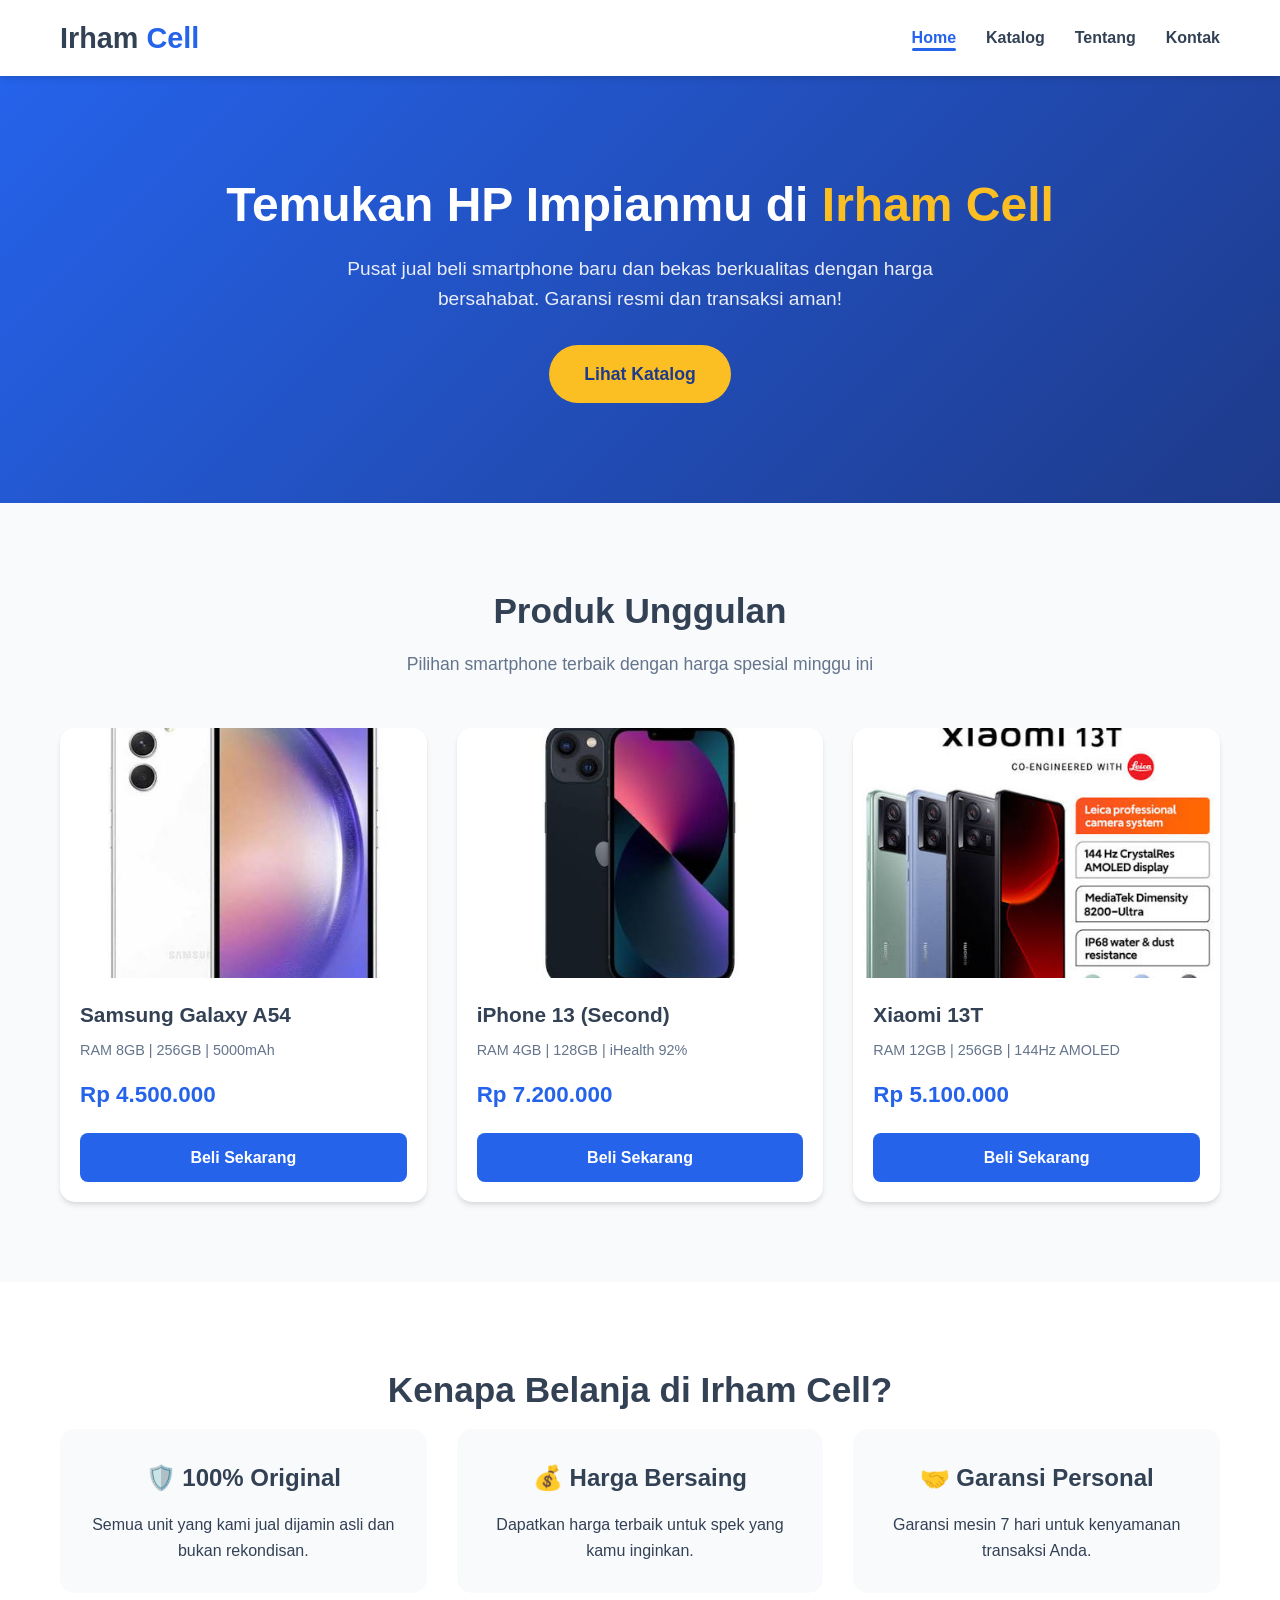
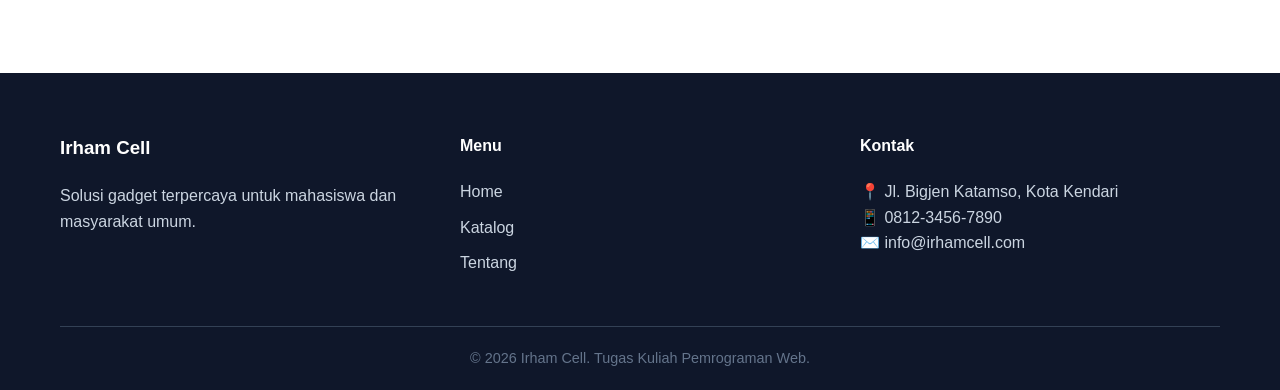
<file: index.html>
<!DOCTYPE html>
<html lang="id">
<head>
    <meta charset="UTF-8">
    <meta name="viewport" content="width=device-width, initial-scale=1.0">
    <title>Irham Cell - Pusat HP Baru & Bekas Berkualitas</title>
    
    <!-- Menghubungkan file CSS -->
    <link rel="stylesheet" href="css/style.css">
</head>
<body>

    <!-- ==================== HEADER & NAVIGASI ==================== -->
    <header class="navbar">
        <div class="container">
            <div class="logo">
                <h2>Irham <span>Cell</span></h2>
            </div>
            
            <!-- Tombol Hamburger untuk tampilan HP (akan diaktifkan dengan JS nanti) -->
            <button class="menu-toggle" id="menu-toggle">
                &#9776; <!-- Simbol garis tiga (hamburger icon) -->
            </button>

            <nav class="nav-menu" id="nav-menu">
                <ul>
                    <li><a href="index.html" class="active">Home</a></li>
                    <li><a href="katalog.html">Katalog</a></li>
                    <li><a href="tentang.html">Tentang</a></li>
                    <li><a href="kontak.html">Kontak</a></li>
                </ul>
            </nav>
        </div>
    </header>

    <!-- ==================== HERO SECTION (BANNER UTAMA) ==================== -->
    <main>
        <section class="hero">
            <div class="hero-content">
                <h1>Temukan HP Impianmu di <span>Irham Cell</span></h1>
                <p>Pusat jual beli smartphone baru dan bekas berkualitas dengan harga bersahabat. Garansi resmi dan transaksi aman!</p>
                <a href="katalog.html" class="btn-primary">Lihat Katalog</a>
            </div>
        </section>

        <!-- ==================== PRODUK UNGGULAN ==================== -->
        <section class="produk-unggulan">
            <div class="container">
                <h2 class="section-title">Produk Unggulan</h2>
                <p class="section-subtitle">Pilihan smartphone terbaik dengan harga spesial minggu ini</p>
                
                <div class="grid-produk">
                    <!-- Produk 1 -->
                    <div class="kartu-produk">
                        <img src="images/samsung-a54.jpeg" alt="Samsung Galaxy A54">
                        <div class="info-produk">
                            <h3>Samsung Galaxy A54</h3>
                            <p class="spek">RAM 8GB | 256GB | 5000mAh</p>
                            <p class="harga">Rp 4.500.000</p>
                            <a href="kontak.html" class="btn-beli">Beli Sekarang</a>
                        </div>
                    </div>

                    <!-- Produk 2 -->
                    <div class="kartu-produk">
                        <img src="images/iphone-13.jpeg" alt="iPhone 13 Second">
                        <div class="info-produk">
                            <h3>iPhone 13 (Second)</h3>
                            <p class="spek">RAM 4GB | 128GB | iHealth 92%</p>
                            <p class="harga">Rp 7.200.000</p>
                            <a href="kontak.html" class="btn-beli">Beli Sekarang</a>
                        </div>
                    </div>

                    <!-- Produk 3 -->
                    <div class="kartu-produk">
                        <img src="images/xiaomi-13t.jpeg" alt="Xiaomi 13T">
                        <div class="info-produk">
                            <h3>Xiaomi 13T</h3>
                            <p class="spek">RAM 12GB | 256GB | 144Hz AMOLED</p>
                            <p class="harga">Rp 5.100.000</p>
                            <a href="kontak.html" class="btn-beli">Beli Sekarang</a>
                        </div>
                    </div>
                </div>
            </div>
        </section>

        <!-- ==================== KENAPA PILIH KAMI ==================== -->
        <section class="kenapa-kami">
            <div class="container">
                <h2 class="section-title">Kenapa Belanja di Irham Cell?</h2>
                <div class="grid-keunggulan">
                    <div class="item-keunggulan">
                        <h3>🛡️ 100% Original</h3>
                        <p>Semua unit yang kami jual dijamin asli dan bukan rekondisan.</p>
                    </div>
                    <div class="item-keunggulan">
                        <h3>💰 Harga Bersaing</h3>
                        <p>Dapatkan harga terbaik untuk spek yang kamu inginkan.</p>
                    </div>
                    <div class="item-keunggulan">
                        <h3>🤝 Garansi Personal</h3>
                        <p>Garansi mesin 7 hari untuk kenyamanan transaksi Anda.</p>
                    </div>
                </div>
            </div>
        </section>
    </main>

    <!-- ==================== FOOTER ==================== -->
    <footer class="footer">
        <div class="container">
            <div class="footer-grid">
                <div class="footer-kolom">
                    <h3>Irham Cell</h3>
                    <p>Solusi gadget terpercaya untuk mahasiswa dan masyarakat umum.</p>
                </div>
                <div class="footer-kolom">
                    <h4>Menu</h4>
                    <ul>
                        <li><a href="index.html">Home</a></li>
                        <li><a href="katalog.html">Katalog</a></li>
                        <li><a href="tentang.html">Tentang</a></li>
                    </ul>
                </div>
                <div class="footer-kolom">
                    <h4>Kontak</h4>
                    <p>📍 Jl. Bigjen Katamso, Kota Kendari</p>
                    <p>📱 0812-3456-7890</p>
                    <p>✉️ info@irhamcell.com</p>
                </div>
            </div>
            <div class="copyright">
                <p>&copy; 2026 Irham Cell. Tugas Kuliah Pemrograman Web.</p>
            </div>
        </div>
    </footer>

    <!-- Menghubungkan file JavaScript (ditaruh di paling bawah agar loading lebih cepat) -->
    <script src="js/script.js"></script>

</body>
</html>
</file>
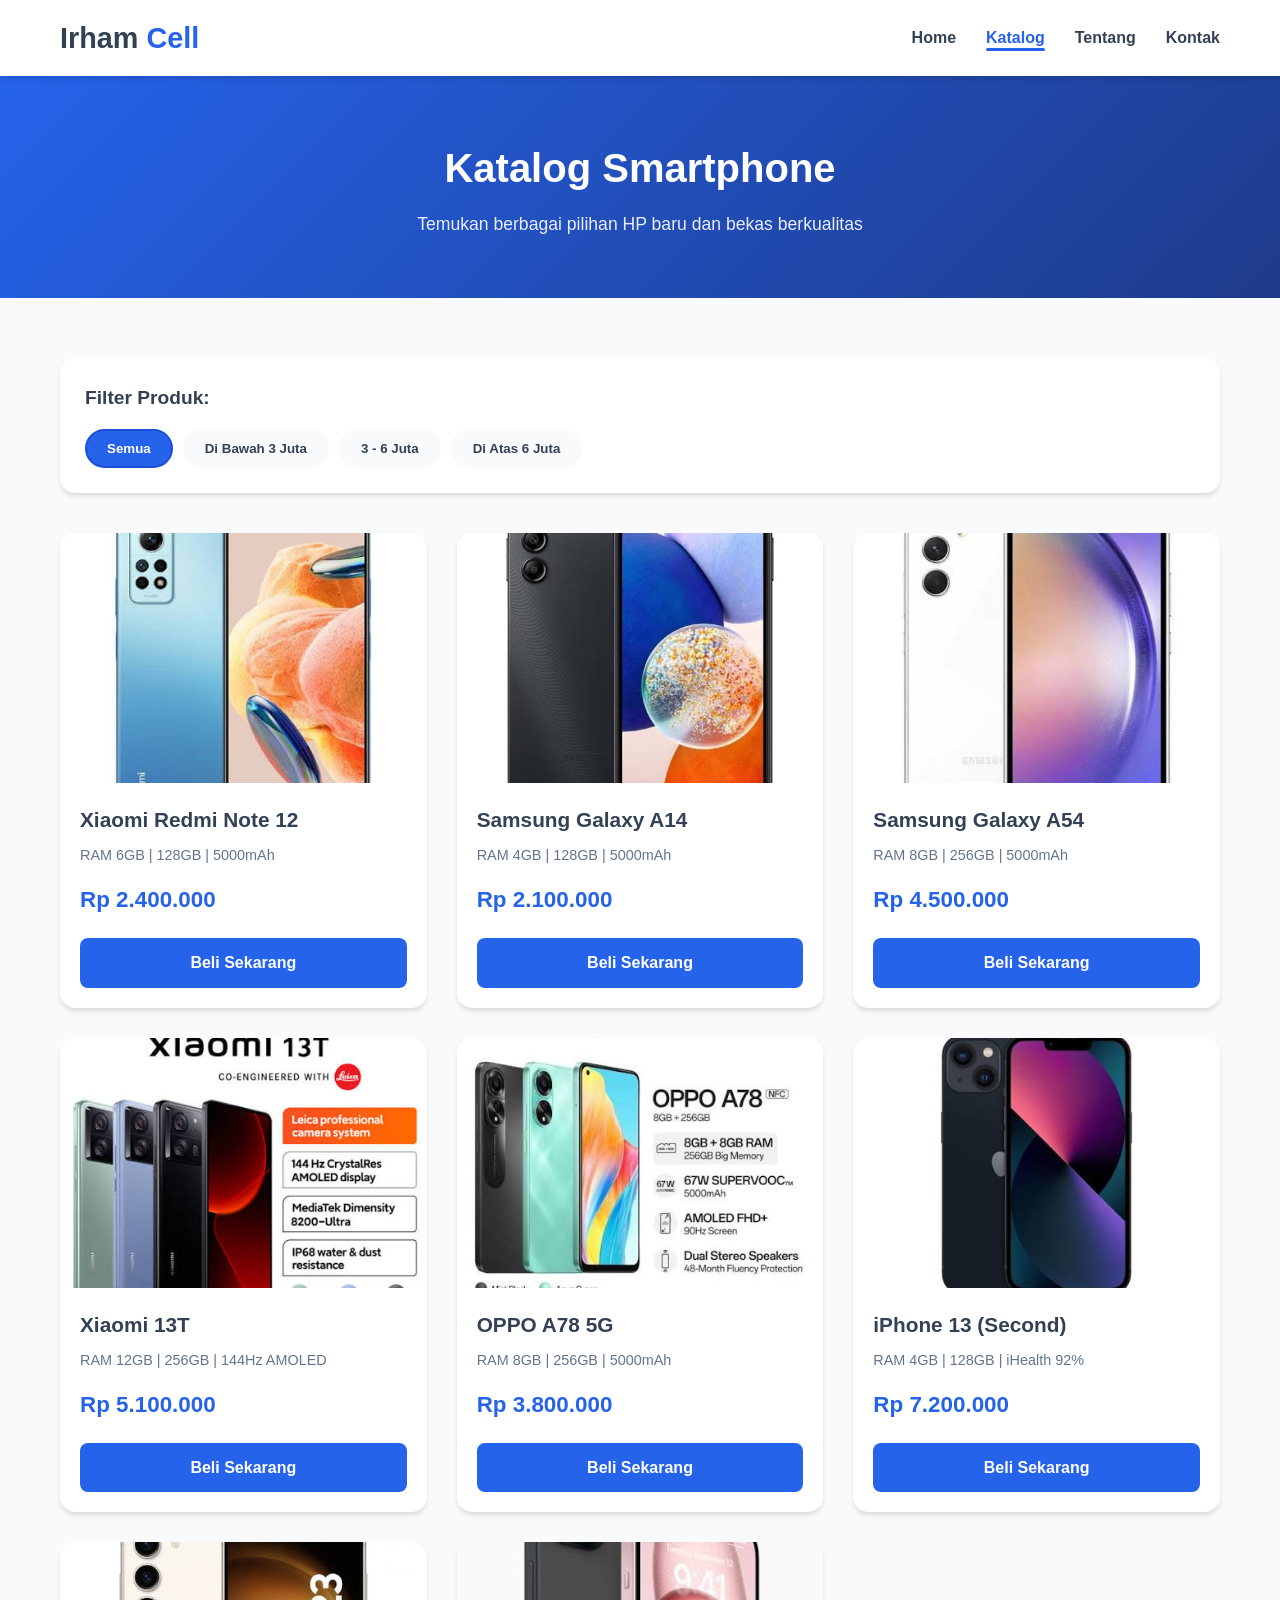
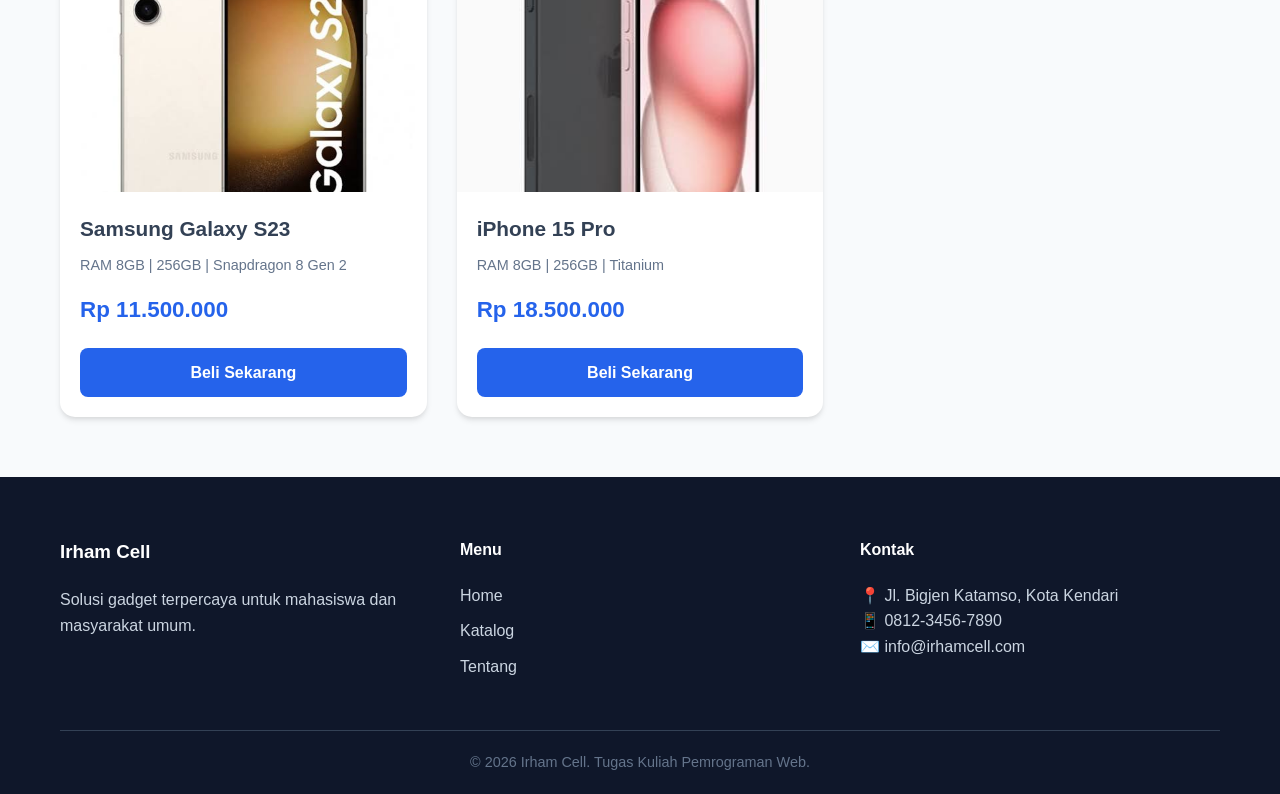
<file: katalog.html>
<!DOCTYPE html>
<html lang="id">
<head>
    <meta charset="UTF-8">
    <meta name="viewport" content="width=device-width, initial-scale=1.0">
    <title>Katalog HP - Irham Cell</title>
    <link rel="stylesheet" href="css/style.css">
</head>
<body>

    <!-- ==================== HEADER & NAVIGASI ==================== -->
    <header class="navbar">
        <div class="container">
            <div class="logo">
                <h2>Irham <span>Cell</span></h2>
            </div>
            
            <button class="menu-toggle" id="menu-toggle">
                &#9776;
            </button>

            <nav class="nav-menu" id="nav-menu">
                <ul>
                    <li><a href="index.html">Home</a></li>
                    <li><a href="katalog.html" class="active">Katalog</a></li>
                    <li><a href="tentang.html">Tentang</a></li>
                    <li><a href="kontak.html">Kontak</a></li>
                </ul>
            </nav>
        </div>
    </header>

    <!-- ==================== HERO SECTION KECIL ==================== -->
    <section class="hero-kecil">
        <div class="container">
            <h1>Katalog Smartphone</h1>
            <p>Temukan berbagai pilihan HP baru dan bekas berkualitas</p>
        </div>
    </section>

    <!-- ==================== FILTER & KATALOG ==================== -->
    <main>
        <section class="katalog-section">
            <div class="container">
                
                <!-- Filter Bar -->
                <div class="filter-bar">
                    <h3>Filter Produk:</h3>
                    <div class="filter-options">
                        <button class="filter-btn active" data-filter="semua">Semua</button>
                        <button class="filter-btn" data-filter="murah">Di Bawah 3 Juta</button>
                        <button class="filter-btn" data-filter="menengah">3 - 6 Juta</button>
                        <button class="filter-btn" data-filter="flagship">Di Atas 6 Juta</button>
                    </div>
                </div>

                <!-- Grid Produk -->
                <div class="grid-produk" id="grid-produk">
                    
                    <!-- Produk 1 -->
                    <div class="kartu-produk" data-kategori="murah">
                        <img src="images/xiaomi-redmi.jpeg" alt="Xiaomi Redmi Note 12">
                        <div class="info-produk">
                            <h3>Xiaomi Redmi Note 12</h3>
                            <p class="spek">RAM 6GB | 128GB | 5000mAh</p>
                            <p class="harga">Rp 2.400.000</p>
                            <a href="kontak.html" class="btn-beli">Beli Sekarang</a>
                        </div>
                    </div>

                    <!-- Produk 2 -->
                    <div class="kartu-produk" data-kategori="murah">
                        <img src="images/samsung-a14.jpeg" alt="Samsung Galaxy A14">
                        <div class="info-produk">
                            <h3>Samsung Galaxy A14</h3>
                            <p class="spek">RAM 4GB | 128GB | 5000mAh</p>
                            <p class="harga">Rp 2.100.000</p>
                            <a href="kontak.html" class="btn-beli">Beli Sekarang</a>
                        </div>
                    </div>

                    <!-- Produk 3 -->
                    <div class="kartu-produk" data-kategori="menengah">
                        <img src="images/samsung-a54.jpeg" alt="Samsung Galaxy A54">
                        <div class="info-produk">
                            <h3>Samsung Galaxy A54</h3>
                            <p class="spek">RAM 8GB | 256GB | 5000mAh</p>
                            <p class="harga">Rp 4.500.000</p>
                            <a href="kontak.html" class="btn-beli">Beli Sekarang</a>
                        </div>
                    </div>

                    <!-- Produk 4 -->
                    <div class="kartu-produk" data-kategori="menengah">
                        <img src="images/xiaomi-13t.jpeg" alt="Xiaomi 13T">
                        <div class="info-produk">
                            <h3>Xiaomi 13T</h3>
                            <p class="spek">RAM 12GB | 256GB | 144Hz AMOLED</p>
                            <p class="harga">Rp 5.100.000</p>
                            <a href="kontak.html" class="btn-beli">Beli Sekarang</a>
                        </div>
                    </div>

                    <!-- Produk 5 -->
                    <div class="kartu-produk" data-kategori="menengah">
                        <img src="images/oppo-a78.jpeg" alt="OPPO A78">
                        <div class="info-produk">
                            <h3>OPPO A78 5G</h3>
                            <p class="spek">RAM 8GB | 256GB | 5000mAh</p>
                            <p class="harga">Rp 3.800.000</p>
                            <a href="kontak.html" class="btn-beli">Beli Sekarang</a>
                        </div>
                    </div>

                    <!-- Produk 6 -->
                    <div class="kartu-produk" data-kategori="flagship">
                        <img src="images/iphone-13.jpeg" alt="iPhone 13 Second">
                        <div class="info-produk">
                            <h3>iPhone 13 (Second)</h3>
                            <p class="spek">RAM 4GB | 128GB | iHealth 92%</p>
                            <p class="harga">Rp 7.200.000</p>
                            <a href="kontak.html" class="btn-beli">Beli Sekarang</a>
                        </div>
                    </div>

                    <!-- Produk 7 -->
                    <div class="kartu-produk" data-kategori="flagship">
                        <img src="images/samsung-s23.jpeg" alt="Samsung Galaxy S23">
                        <div class="info-produk">
                            <h3>Samsung Galaxy S23</h3>
                            <p class="spek">RAM 8GB | 256GB | Snapdragon 8 Gen 2</p>
                            <p class="harga">Rp 11.500.000</p>
                            <a href="kontak.html" class="btn-beli">Beli Sekarang</a>
                        </div>
                    </div>

                    <!-- Produk 8 -->
                    <div class="kartu-produk" data-kategori="flagship">
                        <img src="images/iphone-15.jpeg" alt="iPhone 15 Pro">
                        <div class="info-produk">
                            <h3>iPhone 15 Pro</h3>
                            <p class="spek">RAM 8GB | 256GB | Titanium</p>
                            <p class="harga">Rp 18.500.000</p>
                            <a href="kontak.html" class="btn-beli">Beli Sekarang</a>
                        </div>
                    </div>

                </div>
            </div>
        </section>
    </main>

    <!-- ==================== FOOTER ==================== -->
    <footer class="footer">
        <div class="container">
            <div class="footer-grid">
                <div class="footer-kolom">
                    <h3>Irham Cell</h3>
                    <p>Solusi gadget terpercaya untuk mahasiswa dan masyarakat umum.</p>
                </div>
                <div class="footer-kolom">
                    <h4>Menu</h4>
                    <ul>
                        <li><a href="index.html">Home</a></li>
                        <li><a href="katalog.html">Katalog</a></li>
                        <li><a href="tentang.html">Tentang</a></li>
                    </ul>
                </div>
                <div class="footer-kolom">
                    <h4>Kontak</h4>
                    <p>📍 Jl. Bigjen Katamso, Kota Kendari</p>
                    <p>📱 0812-3456-7890</p>
                    <p>✉️ info@irhamcell.com</p>
                </div>
            </div>
            <div class="copyright">
                <p>&copy; 2026 Irham Cell. Tugas Kuliah Pemrograman Web.</p>
            </div>
        </div>
    </footer>

    <script src="js/script.js"></script>

</body>
</html>
</file>
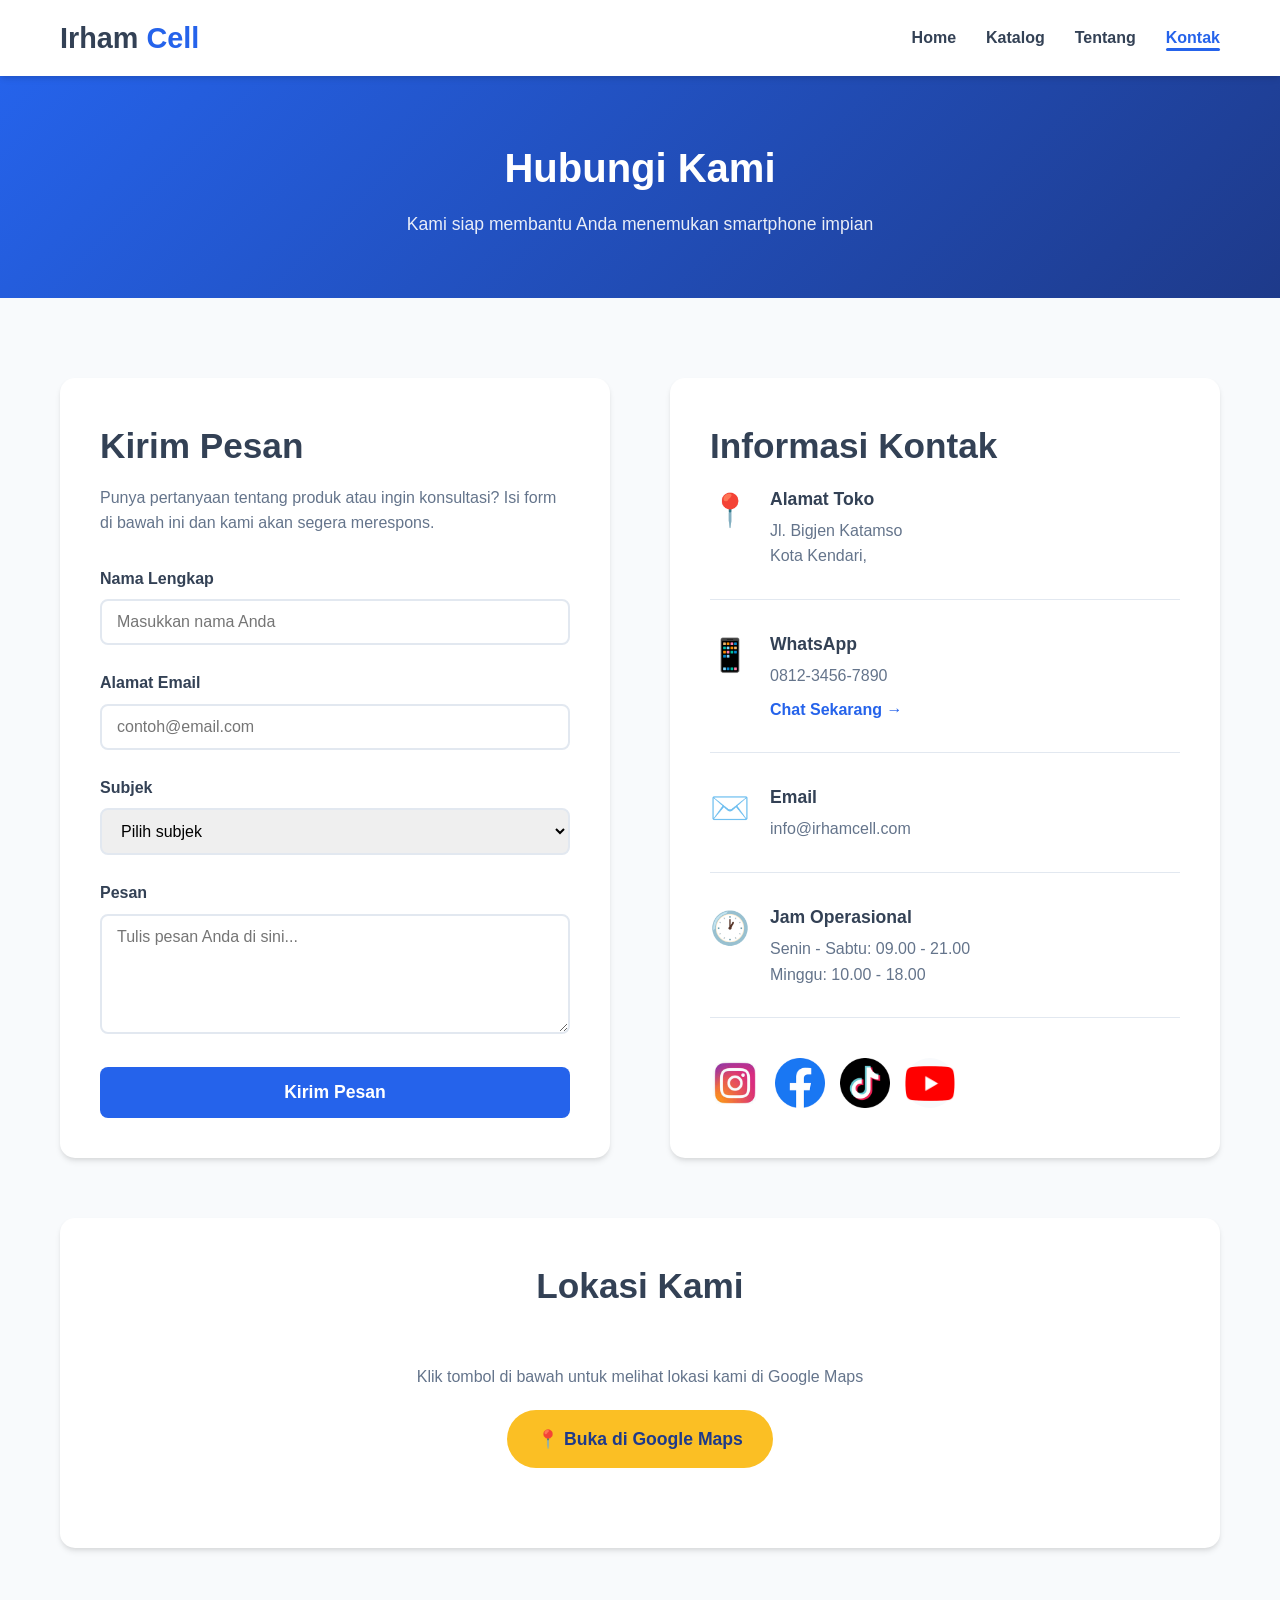
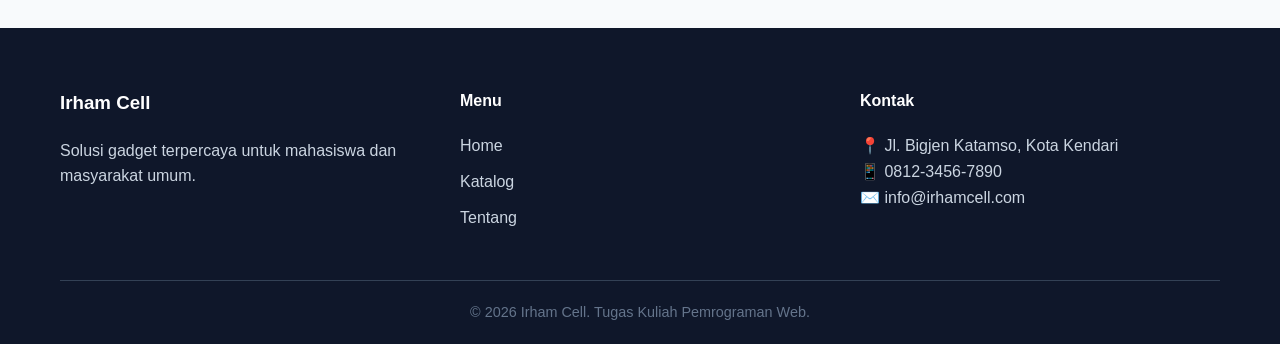
<file: kontak.html>
<!DOCTYPE html>
<html lang="id">
<head>
    <meta charset="UTF-8">
    <meta name="viewport" content="width=device-width, initial-scale=1.0">
    <title>Kontak Kami - Irham Cell</title>
    <link rel="stylesheet" href="css/style.css">
</head>
<body>

    <!-- ==================== HEADER & NAVIGASI ==================== -->
    <header class="navbar">
        <div class="container">
            <div class="logo">
                <h2>Irham <span>Cell</span></h2>
            </div>
            
            <button class="menu-toggle" id="menu-toggle">
                &#9776;
            </button>

            <nav class="nav-menu" id="nav-menu">
                <ul>
                    <li><a href="index.html">Home</a></li>
                    <li><a href="katalog.html">Katalog</a></li>
                    <li><a href="tentang.html">Tentang</a></li>
                    <li><a href="kontak.html" class="active">Kontak</a></li>
                </ul>
            </nav>
        </div>
    </header>

    <!-- ==================== HERO SECTION KECIL ==================== -->
    <section class="hero-kecil">
        <div class="container">
            <h1>Hubungi Kami</h1>
            <p>Kami siap membantu Anda menemukan smartphone impian</p>
        </div>
    </section>

    <!-- ==================== KONTEN UTAMA ==================== -->
    <main>
        <section class="kontak-section">
            <div class="container">
                <div class="kontak-grid">
                    
                    <!-- Kolom Kiri: Form Kontak -->
                    <div class="kontak-form-wrapper">
                        <h2 class="section-title" style="text-align: left;">Kirim Pesan</h2>
                        <p style="margin-bottom: 30px; color: var(--warna-teks-terang);">
                            Punya pertanyaan tentang produk atau ingin konsultasi? Isi form di bawah ini dan kami akan segera merespons.
                        </p>
                        
                        <form id="form-kontak" onsubmit="return validasiForm(event)">
                            <div class="form-group">
                                <label for="nama">Nama Lengkap</label>
                                <input type="text" id="nama" name="nama" placeholder="Masukkan nama Anda" required>
                            </div>
                            
                            <div class="form-group">
                                <label for="email">Alamat Email</label>
                                <input type="email" id="email" name="email" placeholder="contoh@email.com" required>
                            </div>
                            
                            <div class="form-group">
                                <label for="subjek">Subjek</label>
                                <select id="subjek" name="subjek" required>
                                    <option value="">Pilih subjek</option>
                                    <option value="tanya-produk">Tanya Produk</option>
                                    <option value="konsultasi">Konsultasi HP</option>
                                    <option value="garansi">Klaim Garansi</option>
                                    <option value="lainnya">Lainnya</option>
                                </select>
                            </div>
                            
                            <div class="form-group">
                                <label for="pesan">Pesan</label>
                                <textarea id="pesan" name="pesan" rows="5" placeholder="Tulis pesan Anda di sini..." required></textarea>
                            </div>
                            
                            <button type="submit" class="btn-submit">Kirim Pesan</button>
                        </form>
                    </div>

                    <!-- Kolom Kanan: Info Kontak -->
                    <div class="kontak-info-wrapper">
                        <h2 class="section-title" style="text-align: left;">Informasi Kontak</h2>
                        
                        <div class="info-item">
                            <div class="info-icon">📍</div>
                            <div class="info-detail">
                                <h4>Alamat Toko</h4>
                                <p>Jl. Bigjen Katamso<br>Kota Kendari,</p>
                            </div>
                        </div>
                        
                        <div class="info-item">
                            <div class="info-icon">📱</div>
                            <div class="info-detail">
                                <h4>WhatsApp</h4>
                                <p>0812-3456-7890</p>
                                <a href="https://wa.me/6281234567890" target="_blank" class="link-wa">Chat Sekarang →</a>
                            </div>
                        </div>
                        
                        <div class="info-item">
                            <div class="info-icon">✉️</div>
                            <div class="info-detail">
                                <h4>Email</h4>
                                <p>info@irhamcell.com</p>
                            </div>
                        </div>
                        
                        <div class="info-item">
                            <div class="info-icon">🕐</div>
                            <div class="info-detail">
                                <h4>Jam Operasional</h4>
                                <p>Senin - Sabtu: 09.00 - 21.00<br>Minggu: 10.00 - 18.00</p>
                            </div>
                        </div>

                        <!-- Social Media -->
                        <div class="social-media">
                            <div class="social-icons">
                                <a href="#" class="social-icon" title="Instagram">
                                    <img src="images/ig.jpeg" alt="Instagram">
                                </a>
                                <a href="#" class="social-icon" title="Facebook">
                                    <img src="images/fb.png" alt="Facebook">
                                </a>
                                <a href="#" class="social-icon" title="TikTok">
                                    <img src="images/tik_tok.png" alt="TikTok">
                                </a>
                                <a href="#" class="social-icon" title="YouTube">
                                    <img src="images/youtube.png" alt="YouTube">
                                </a>
                            </div>
                        </div>
                    </div>

                </div>

                <!-- Google Maps (Opsional) -->
                <!-- Ganti bagian map-wrapper dengan ini -->
                <div class="map-wrapper">
                    <h2 class="section-title">Lokasi Kami</h2>
                    <div style="text-align: center; padding: 40px;">
                        <p style="margin-bottom: 20px; color: var(--warna-teks-terang);">
                            Klik tombol di bawah untuk melihat lokasi kami di Google Maps
                        </p>
                        <a href="https://www.google.com/maps/place/4°03'16.6%22S+122°28'57.1%22E/@-4.054227,122.4814832,18z" 
                        target="_blank" 
                        class="btn-primary"
                        style="display: inline-block; padding: 15px 30px;">
                            📍 Buka di Google Maps
                        </a>
                    </div>
                </div>
            </div>
        </section>
    </main>

    <!-- ==================== FOOTER ==================== -->
    <footer class="footer">
        <div class="container">
            <div class="footer-grid">
                <div class="footer-kolom">
                    <h3>Irham Cell</h3>
                    <p>Solusi gadget terpercaya untuk mahasiswa dan masyarakat umum.</p>
                </div>
                <div class="footer-kolom">
                    <h4>Menu</h4>
                    <ul>
                        <li><a href="index.html">Home</a></li>
                        <li><a href="katalog.html">Katalog</a></li>
                        <li><a href="tentang.html">Tentang</a></li>
                    </ul>
                </div>
                <div class="footer-kolom">
                    <h4>Kontak</h4>
                    <p>📍 Jl. Bigjen Katamso, Kota Kendari</p>
                    <p>📱 0812-3456-7890</p>
                    <p>✉️ info@irhamcell.com</p>
                </div>
            </div>
            <div class="copyright">
                <p>&copy; 2026 Irham Cell. Tugas Kuliah Pemrograman Web.</p>
            </div>
        </div>
    </footer>

    <script src="js/script.js"></script>

</body>
</html>
</file>
<file: css/style.css>
/* =========================================
   1. VARIABEL & RESET DASAR
   ========================================= */
:root {
    --warna-utama: #2563eb;      /* Biru teknologi */
    --warna-utama-gelap: #1d4ed8; /* Biru untuk hover */
    --warna-teks: #334155;       /* Abu-abu gelap untuk teks */
    --warna-teks-terang: #64748b;/* Abu-abu untuk teks sekunder */
    --warna-bg: #f8fafc;         /* Background sangat muda */
    --warna-putih: #ffffff;
    --bayangan: 0 4px 6px -1px rgba(0, 0, 0, 0.1), 0 2px 4px -1px rgba(0, 0, 0, 0.06);
}

* {
    margin: 0;
    padding: 0;
    box-sizing: border-box;
}

body {
    font-family: 'Segoe UI', Tahoma, Geneva, Verdana, sans-serif;
    line-height: 1.6;
    color: var(--warna-teks);
    background-color: var(--warna-bg);
}

a {
    text-decoration: none;
    color: inherit;
}

ul {
    list-style: none;
}

img {
    max-width: 100%;
    display: block;
}

.container {
    max-width: 1200px;
    margin: 0 auto;
    padding: 0 20px;
}

/* =========================================
   2. NAVBAR (HEADER)
   ========================================= */
.navbar {
    background-color: var(--warna-putih);
    box-shadow: var(--bayangan);
    position: sticky;
    top: 0;
    z-index: 1000;
}

.navbar .container {
    display: flex;
    justify-content: space-between;
    align-items: center;
    padding: 15px 20px;
}

.logo h2 {
    font-size: 1.8rem;
    color: var(--warna-teks);
    font-weight: 800;
}

.logo span {
    color: var(--warna-utama);
}

.nav-menu ul {
    display: flex;
    gap: 30px;
}

.nav-menu a {
    font-weight: 600;
    color: var(--warna-teks);
    transition: color 0.3s;
    position: relative;
}

.nav-menu a:hover, .nav-menu a.active {
    color: var(--warna-utama);
}

.nav-menu a.active::after {
    content: '';
    position: absolute;
    bottom: -5px;
    left: 0;
    width: 100%;
    height: 3px;
    background-color: var(--warna-utama);
    border-radius: 2px;
}

/* Tombol Hamburger (Sembunyi di desktop) */
.menu-toggle {
    font-size: 1.8rem;
    background: none;
    border: none;
    cursor: pointer;
    color: var(--warna-teks);
    display: none; /* Disembunyikan di layar besar */
}

/* =========================================
   3. HERO SECTION (BANNER)
   ========================================= */
.hero {
    background: linear-gradient(135deg, var(--warna-utama) 0%, #1e3a8a 100%);
    color: var(--warna-putih);
    text-align: center;
    padding: 100px 20px;
}

.hero-content h1 {
    font-size: 3rem;
    margin-bottom: 20px;
    font-weight: 800;
    line-height: 1.2;
}

.hero-content h1 span {
    color: #fbbf24; /* Kuning emas untuk aksen */
}

.hero-content p {
    font-size: 1.2rem;
    max-width: 600px;
    margin: 0 auto 30px;
    opacity: 0.9;
}

.btn-primary {
    display: inline-block;
    background-color: #fbbf24;
    color: #1e3a8a;
    padding: 15px 35px;
    border-radius: 50px;
    font-weight: 700;
    font-size: 1.1rem;
    transition: transform 0.3s, box-shadow 0.3s;
}

.btn-primary:hover {
    transform: translateY(-3px);
    box-shadow: 0 10px 20px rgba(0,0,0,0.2);
}

/* =========================================
   4. SECTION UMUM (JUDUL)
   ========================================= */
section {
    padding: 80px 0;
}

.section-title {
    text-align: center;
    font-size: 2.2rem;
    color: var(--warna-teks);
    margin-bottom: 10px;
    font-weight: 800;
}

.section-subtitle {
    text-align: center;
    color: var(--warna-teks-terang);
    margin-bottom: 50px;
    font-size: 1.1rem;
}

/* =========================================
   5. KATALOG PRODUK (GRID)
   ========================================= */
.grid-produk {
    display: grid;
    grid-template-columns: repeat(auto-fit, minmax(280px, 1fr));
    gap: 30px;
}

.kartu-produk {
    background: var(--warna-putih);
    border-radius: 15px;
    overflow: hidden;
    box-shadow: var(--bayangan);
    transition: transform 0.3s, box-shadow 0.3s;
}

.kartu-produk:hover {
    transform: translateY(-10px);
    box-shadow: 0 20px 25px -5px rgba(0, 0, 0, 0.1);
}

.kartu-produk img {
    width: 100%;
    height: 250px;
    object-fit: cover; /* Memastikan gambar tidak gepeng */
}

.info-produk {
    padding: 20px;
}

.info-produk h3 {
    font-size: 1.3rem;
    margin-bottom: 8px;
    color: var(--warna-teks);
}

.spek {
    color: var(--warna-teks-terang);
    font-size: 0.9rem;
    margin-bottom: 15px;
}

.harga {
    font-size: 1.4rem;
    font-weight: 800;
    color: var(--warna-utama);
    margin-bottom: 20px;
}

.btn-beli {
    display: block;
    text-align: center;
    background-color: var(--warna-utama);
    color: var(--warna-putih);
    padding: 12px;
    border-radius: 8px;
    font-weight: 600;
    transition: background-color 0.3s;
}

.btn-beli:hover {
    background-color: var(--warna-utama-gelap);
}

/* =========================================
   6. KENAPA KAMI (KEUNGGULAN)
   ========================================= */
.kenapa-kami {
    background-color: var(--warna-putih);
}

.grid-keunggulan {
    display: grid;
    grid-template-columns: repeat(auto-fit, minmax(250px, 1fr));
    gap: 30px;
    text-align: center;
}

.item-keunggulan {
    padding: 30px;
    border-radius: 15px;
    background: var(--warna-bg);
    transition: transform 0.3s;
}

.item-keunggulan:hover {
    transform: scale(1.05);
}

.item-keunggulan h3 {
    font-size: 1.5rem;
    margin-bottom: 15px;
    color: var(--warna-teks);
}

/* =========================================
   7. FOOTER
   ========================================= */
.footer {
    background-color: #0f172a; /* Sangat gelap */
    color: #cbd5e1;
    padding: 60px 0 20px;
}

.footer-grid {
    display: grid;
    grid-template-columns: repeat(auto-fit, minmax(250px, 1fr));
    gap: 40px;
    margin-bottom: 40px;
}

.footer-kolom h3, .footer-kolom h4 {
    color: var(--warna-putih);
    margin-bottom: 20px;
}

.footer-kolom ul li {
    margin-bottom: 10px;
}

.footer-kolom a:hover {
    color: var(--warna-utama);
}

.copyright {
    text-align: center;
    padding-top: 20px;
    border-top: 1px solid #334155;
    font-size: 0.9rem;
    color: #64748b;
}

/* =========================================
   8. RESPONSIVE (TAMPILAN HP / MOBILE)
   ========================================= */
@media (max-width: 768px) {
    /* Tampilkan tombol hamburger */
    .menu-toggle {
        display: block;
    }

    /* Ubah menu jadi vertikal dan sembunyikan dulu */
    .nav-menu {
        position: absolute;
        top: 70px;
        left: 0;
        width: 100%;
        background: var(--warna-putih);
        box-shadow: var(--bayangan);
        flex-direction: column;
        align-items: center;
        padding: 20px 0;
        display: none; /* Disembunyikan secara default */
    }

    /* Kelas active akan ditambahkan oleh JavaScript nanti */
    .nav-menu.active {
        display: flex; 
    }

    .nav-menu ul {
        flex-direction: column;
        gap: 20px;
    }

    /* Sesuaikan ukuran teks di HP */
    .hero-content h1 {
        font-size: 2rem;
    }
    
    .hero-content p {
        font-size: 1rem;
    }

    .section-title {
        font-size: 1.8rem;
    }
}

/* =========================================
   9. HERO KECIL (UNTUK HALAMAN KATALOG, TENTANG, KONTAK)
   ========================================= */
.hero-kecil {
    background: linear-gradient(135deg, var(--warna-utama) 0%, #1e3a8a 100%);
    color: var(--warna-putih);
    text-align: center;
    padding: 60px 20px;
}

.hero-kecil h1 {
    font-size: 2.5rem;
    margin-bottom: 10px;
    font-weight: 800;
}

.hero-kecil p {
    font-size: 1.1rem;
    opacity: 0.9;
}

/* =========================================
   10. FILTER BAR (KATALOG)
   ========================================= */
.katalog-section {
    padding: 60px 0;
}

.filter-bar {
    background: var(--warna-putih);
    padding: 25px;
    border-radius: 15px;
    box-shadow: var(--bayangan);
    margin-bottom: 40px;
}

.filter-bar h3 {
    margin-bottom: 15px;
    color: var(--warna-teks);
    font-size: 1.2rem;
}

.filter-options {
    display: flex;
    flex-wrap: wrap;
    gap: 10px;
}

.filter-btn {
    background: var(--warna-bg);
    border: 2px solid transparent;
    padding: 10px 20px;
    border-radius: 25px;
    cursor: pointer;
    font-weight: 600;
    color: var(--warna-teks);
    transition: all 0.3s;
}

.filter-btn:hover {
    background: var(--warna-utama);
    color: var(--warna-putih);
}

.filter-btn.active {
    background: var(--warna-utama);
    color: var(--warna-putih);
    border-color: var(--warna-utama-gelap);
}

/* Animasi saat produk difilter */
.kartu-produk {
    transition: opacity 0.3s, transform 0.3s;
}

.kartu-produk.hidden {
    display: none;
}

/* Responsive filter di HP */
@media (max-width: 768px) {
    .filter-options {
        flex-direction: column;
    }
    
    .filter-btn {
        width: 100%;
    }
}

/* =========================================
   11. HALAMAN TENTANG - CERITA KAMI
   ========================================= */
.tentang-section {
    padding: 80px 0;
}

.tentang-grid {
    display: grid;
    grid-template-columns: 1fr 1fr;
    gap: 60px;
    align-items: center;
}

.tentang-teks h2 {
    margin-bottom: 20px;
}

.tentang-teks p {
    margin-bottom: 15px;
    line-height: 1.8;
    color: var(--warna-teks);
}

.tentang-gambar img {
    width: 100%;
    border-radius: 15px;
    box-shadow: var(--bayangan);
}

/* =========================================
   12. VISI & MISI
   ========================================= */
.visi-misi-section {
    background: var(--warna-bg);
    padding: 80px 0;
}

.visi-misi-grid {
    display: grid;
    grid-template-columns: 1fr 1fr;
    gap: 40px;
    margin-top: 40px;
}

.visi-card {
    background: var(--warna-putih);
    padding: 40px;
    border-radius: 15px;
    box-shadow: var(--bayangan);
    text-align: center;
}

.visi-icon {
    font-size: 3rem;
    margin-bottom: 20px;
}

.visi-card h3 {
    font-size: 1.8rem;
    margin-bottom: 15px;
    color: var(--warna-utama);
}

.visi-card p {
    line-height: 1.8;
    color: var(--warna-teks);
}

.visi-card ul {
    text-align: left;
    list-style: none;
}

.visi-card ul li {
    padding: 10px 0;
    padding-left: 25px;
    position: relative;
    color: var(--warna-teks);
}

.visi-card ul li::before {
    content: '✓';
    position: absolute;
    left: 0;
    color: var(--warna-utama);
    font-weight: bold;
}

/* =========================================
   13. NILAI-NILAI KAMI
   ========================================= */
.nilai-section {
    padding: 80px 0;
}

.nilai-grid {
    display: grid;
    grid-template-columns: repeat(auto-fit, minmax(250px, 1fr));
    gap: 30px;
    margin-top: 40px;
}

.nilai-card {
    background: var(--warna-putih);
    padding: 30px;
    border-radius: 15px;
    text-align: center;
    box-shadow: var(--bayangan);
    transition: transform 0.3s;
}

.nilai-card:hover {
    transform: translateY(-10px);
}

.nilai-icon {
    font-size: 2.5rem;
    margin-bottom: 15px;
}

.nilai-card h3 {
    font-size: 1.3rem;
    margin-bottom: 10px;
    color: var(--warna-teks);
}

.nilai-card p {
    color: var(--warna-teks-terang);
    line-height: 1.6;
}

/* =========================================
   14. STATISTIK
   ========================================= */
.statistik-section {
    background: linear-gradient(135deg, var(--warna-utama) 0%, #1e3a8a 100%);
    color: var(--warna-putih);
    padding: 80px 0;
}

.statistik-section .section-title {
    color: var(--warna-putih);
}

.statistik-grid {
    display: grid;
    grid-template-columns: repeat(auto-fit, minmax(200px, 1fr));
    gap: 40px;
    margin-top: 40px;
    text-align: center;
}

.statistik-item h3 {
    font-size: 3rem;
    font-weight: 800;
    margin-bottom: 10px;
    color: #fbbf24;
}

.statistik-item p {
    font-size: 1.1rem;
    opacity: 0.9;
}

/* =========================================
   15. RESPONSIVE HALAMAN TENTANG
   ========================================= */
@media (max-width: 768px) {
    .tentang-grid {
        grid-template-columns: 1fr;
        gap: 40px;
    }
    
    .visi-misi-grid {
        grid-template-columns: 1fr;
    }
    
    .statistik-grid {
        grid-template-columns: 1fr 1fr;
    }
    
    .statistik-item h3 {
        font-size: 2rem;
    }
}

/* =========================================
   16. HALAMAN KONTAK - FORM & INFO
   ========================================= */
.kontak-section {
    padding: 80px 0;
}

.kontak-grid {
    display: grid;
    grid-template-columns: 1fr 1fr;
    gap: 60px;
    margin-bottom: 60px;
}

/* Form Styling */
.kontak-form-wrapper {
    background: var(--warna-putih);
    padding: 40px;
    border-radius: 15px;
    box-shadow: var(--bayangan);
}

.form-group {
    margin-bottom: 25px;
}

.form-group label {
    display: block;
    margin-bottom: 8px;
    font-weight: 600;
    color: var(--warna-teks);
}

.form-group input,
.form-group select,
.form-group textarea {
    width: 100%;
    padding: 12px 15px;
    border: 2px solid #e2e8f0;
    border-radius: 8px;
    font-size: 1rem;
    font-family: inherit;
    transition: border-color 0.3s;
}

.form-group input:focus,
.form-group select:focus,
.form-group textarea:focus {
    outline: none;
    border-color: var(--warna-utama);
}

.form-group textarea {
    resize: vertical;
    min-height: 120px;
}

.btn-submit {
    width: 100%;
    background: var(--warna-utama);
    color: var(--warna-putih);
    padding: 15px;
    border: none;
    border-radius: 8px;
    font-size: 1.1rem;
    font-weight: 700;
    cursor: pointer;
    transition: background 0.3s;
}

.btn-submit:hover {
    background: var(--warna-utama-gelap);
}

/* Info Kontak Styling */
.kontak-info-wrapper {
    background: var(--warna-putih);
    padding: 40px;
    border-radius: 15px;
    box-shadow: var(--bayangan);
}

.info-item {
    display: flex;
    gap: 20px;
    margin-bottom: 30px;
    padding-bottom: 30px;
    border-bottom: 1px solid #e2e8f0;
}

.info-item:last-child {
    border-bottom: none;
}

.info-icon {
    font-size: 2rem;
    flex-shrink: 0;
}

.info-detail h4 {
    margin-bottom: 5px;
    color: var(--warna-teks);
    font-size: 1.1rem;
}

.info-detail p {
    color: var(--warna-teks-terang);
    line-height: 1.6;
    margin: 0;
}

.link-wa {
    display: inline-block;
    margin-top: 8px;
    color: var(--warna-utama);
    font-weight: 600;
    transition: color 0.3s;
}

.link-wa:hover {
    color: var(--warna-utama-gelap);
}

/* Social Media */
.social-media {
    margin-top: 40px;
}

.social-media h4 {
    margin-bottom: 15px;
    color: var(--warna-teks);
}

.social-icons {
    display: flex;
    gap: 15px;
}

.social-icon {
    display: inline-flex;
    align-items: center;
    justify-content: center;
    width: 50px;
    height: 50px;
    background: var(--warna-bg);
    border-radius: 50%;
    font-size: 1.5rem;
    transition: all 0.3s;
}

.social-icon:hover {
    background: var(--warna-utama);
    transform: translateY(-5px);
}

/* Google Maps */
.map-wrapper {
    background: var(--warna-putih);
    padding: 40px;
    border-radius: 15px;
    box-shadow: var(--bayangan);
}

.map-container {
    margin-top: 30px;
    border-radius: 15px;
    overflow: hidden;
}

/* =========================================
   17. RESPONSIVE HALAMAN KONTAK
   ========================================= */
@media (max-width: 768px) {
    .kontak-grid {
        grid-template-columns: 1fr;
        gap: 40px;
    }
    
    .kontak-form-wrapper,
    .kontak-info-wrapper {
        padding: 30px;
    }
    
    .info-item {
        flex-direction: column;
        gap: 10px;
    }
}
</file>
